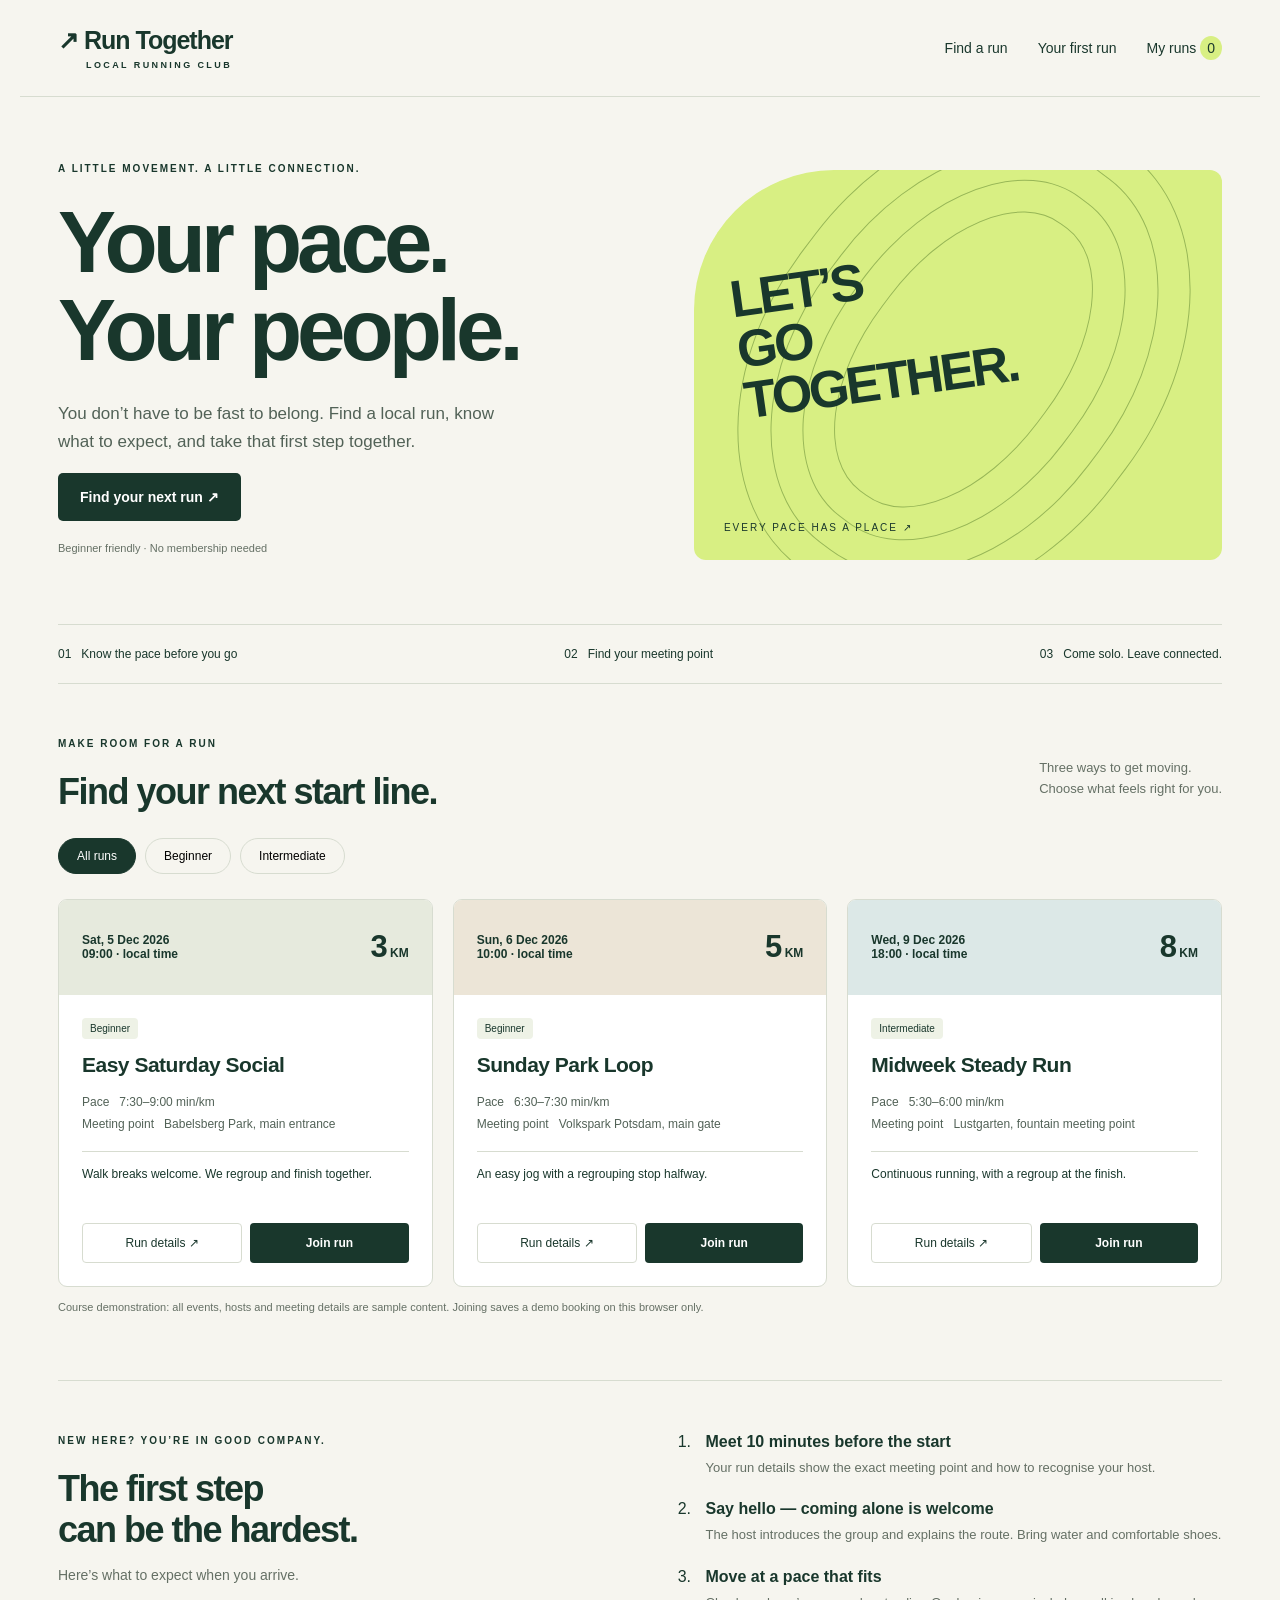
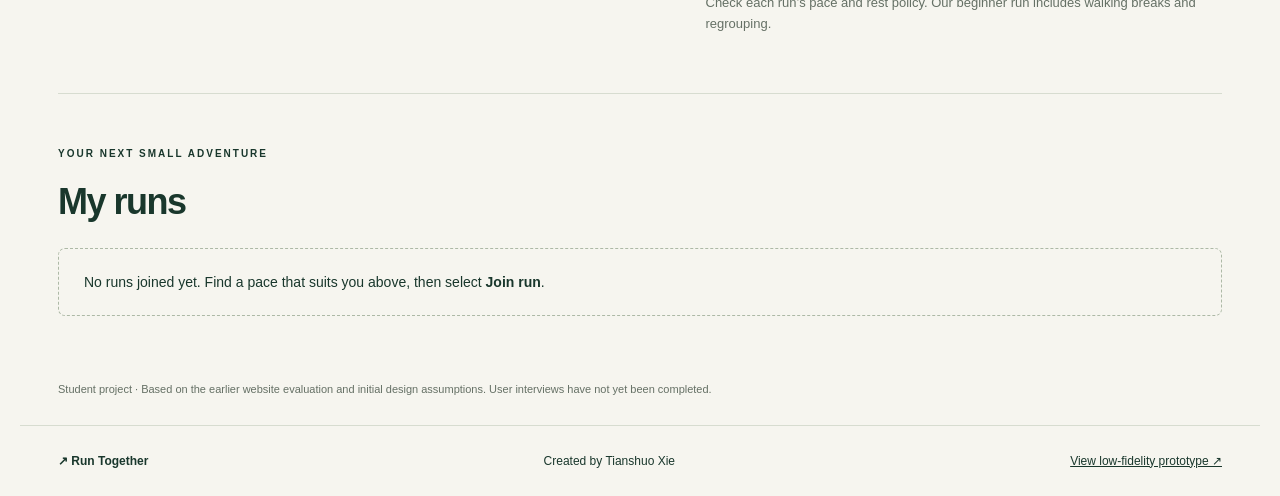
<file: index.html>
<!doctype html>
<html lang="en"><head><meta charset="utf-8"><meta name="viewport" content="width=device-width,initial-scale=1"><title>Run Together — Find your pace</title><link rel="stylesheet" href="style.css?v=week4-20261026"><script src="script.js?v=week4-20261026" defer></script></head>
<body><header><a class="brand" href="#">↗ Run Together<span>LOCAL RUNNING CLUB</span></a><nav><a href="#runs">Find a run</a><a href="#first">Your first run</a><a href="#bookings">My runs <span id="count">0</span></a></nav></header>
<main><section class="hero"><div><p class="eyebrow">A LITTLE MOVEMENT. A LITTLE CONNECTION.</p><h1>Your pace.<br>Your people.</h1><p class="intro">You don’t have to be fast to belong. Find a local run, know what to expect, and take that first step together.</p><a class="button" href="#runs">Find your next run ↗</a><p class="small">Beginner friendly · No membership needed</p></div><div class="track" aria-hidden="true"><div class="oval o1"></div><div class="oval o2"></div><div class="oval o3"></div><div class="oval o4"></div><span class="track-word">LET’S<br>GO<br>TOGETHER.</span><span class="track-note">EVERY PACE HAS A PLACE ↗</span></div></section>
<div class="promise"><span>01 &nbsp; Know the pace before you go</span><span>02 &nbsp; Find your meeting point</span><span>03 &nbsp; Come solo. Leave connected.</span></div>
<section id="runs"><div class="section-head"><div><p class="eyebrow">MAKE ROOM FOR A RUN</p><h2>Find your next start line.</h2></div><p>Three ways to get moving.<br>Choose what feels right for you.</p></div><div class="filters" role="group" aria-label="Filter runs"><button data-filter="All" aria-pressed="true">All runs</button><button data-filter="Beginner" aria-pressed="false">Beginner</button><button data-filter="Intermediate" aria-pressed="false">Intermediate</button></div><div class="cards" id="cards"></div><p class="small">Course demonstration: all events, hosts and meeting details are sample content. Joining saves a demo booking on this browser only.</p></section>
<section id="first" class="first"><div><p class="eyebrow">NEW HERE? YOU’RE IN GOOD COMPANY.</p><h2>The first step<br>can be the hardest.</h2><p>Here’s what to expect when you arrive.</p></div><ol><li><strong>Meet 10 minutes before the start</strong><p>Your run details show the exact meeting point and how to recognise your host.</p></li><li><strong>Say hello — coming alone is welcome</strong><p>The host introduces the group and explains the route. Bring water and comfortable shoes.</p></li><li><strong>Move at a pace that fits</strong><p>Check each run’s pace and rest policy. Our beginner run includes walking breaks and regrouping.</p></li></ol></section>
<section id="bookings"><div class="section-head"><div><p class="eyebrow">YOUR NEXT SMALL ADVENTURE</p><h2>My runs</h2></div></div><div id="my-runs"></div></section>
<aside class="course-note">Student project · Based on the earlier website evaluation and initial design assumptions. User interviews have not yet been completed.</aside></main>
<footer><strong>↗ Run Together</strong><span>Created by Tianshuo Xie</span><a href="prototype.html">View low-fidelity prototype ↗</a></footer>
<dialog id="details"><button class="close" aria-label="Close run details">×</button><div id="detail-content"></div></dialog><p id="status" class="toast" role="status" aria-live="polite"></p></body></html>
</file>
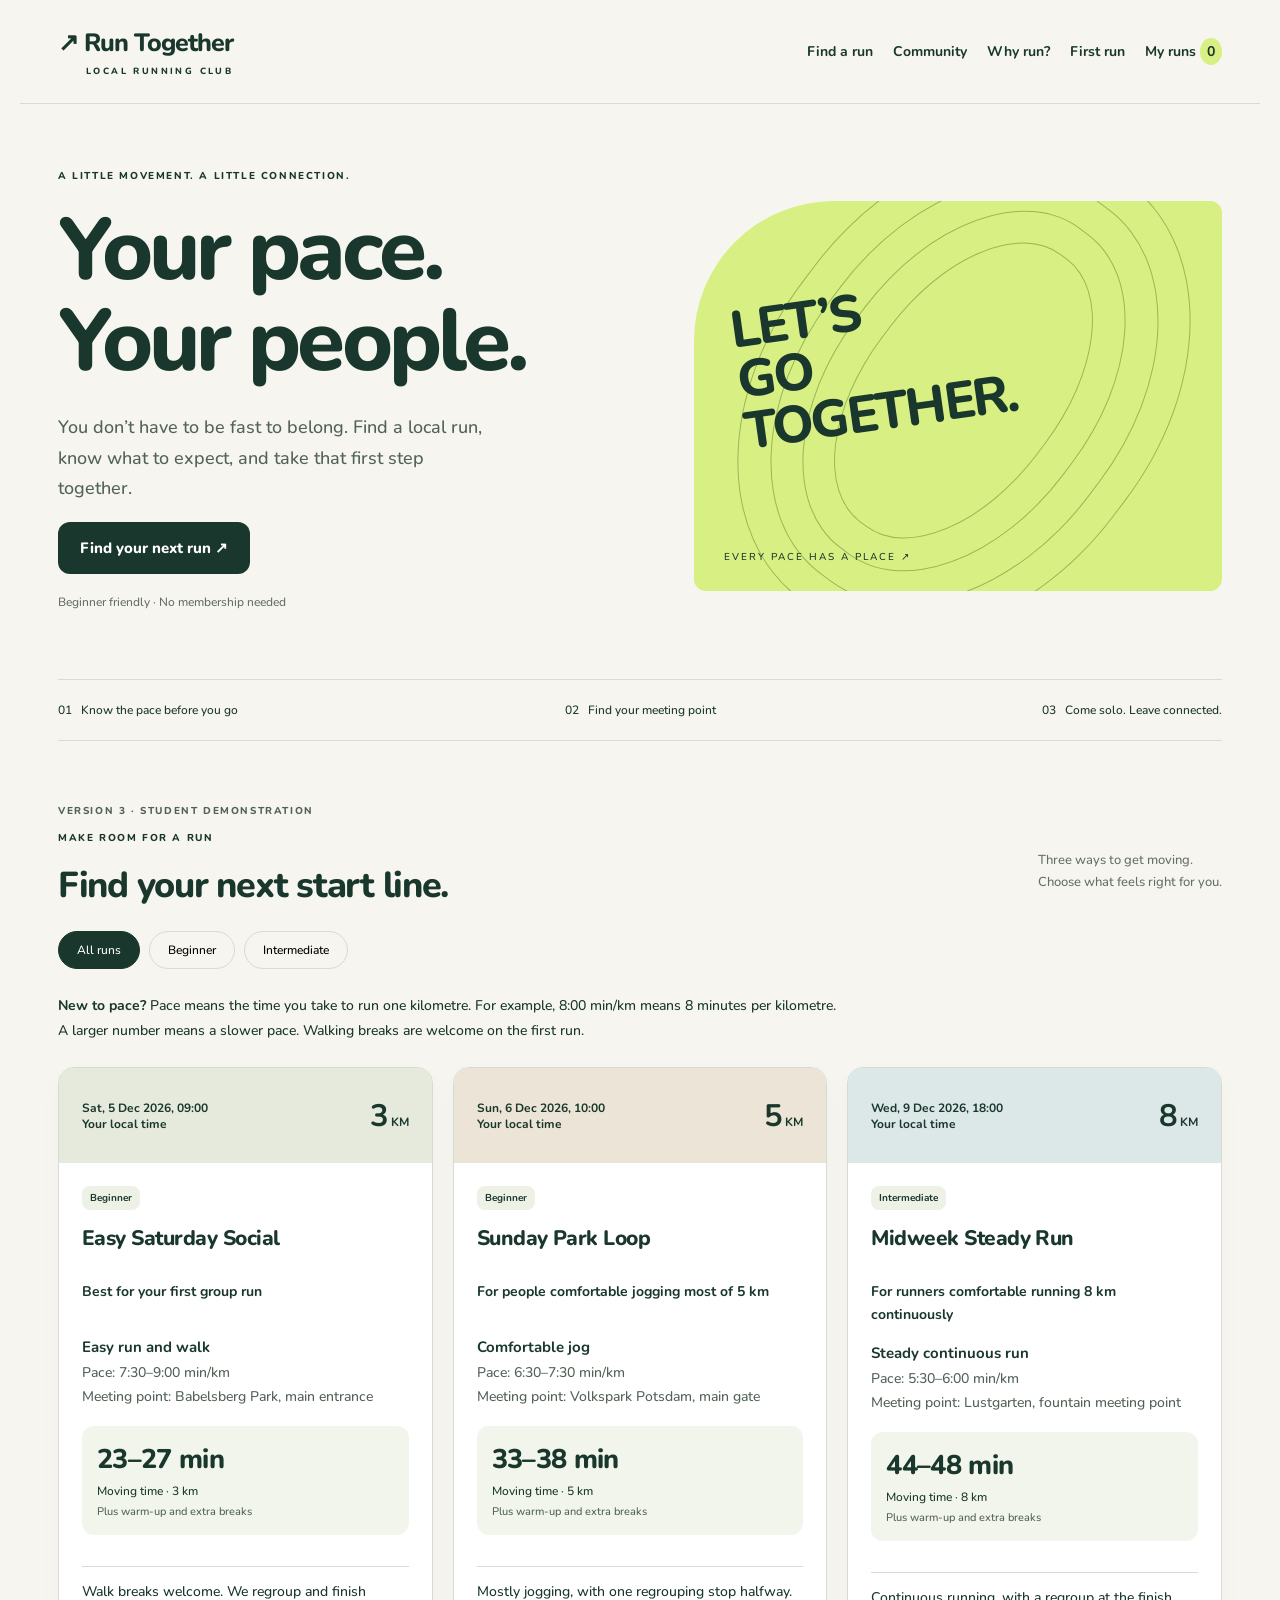
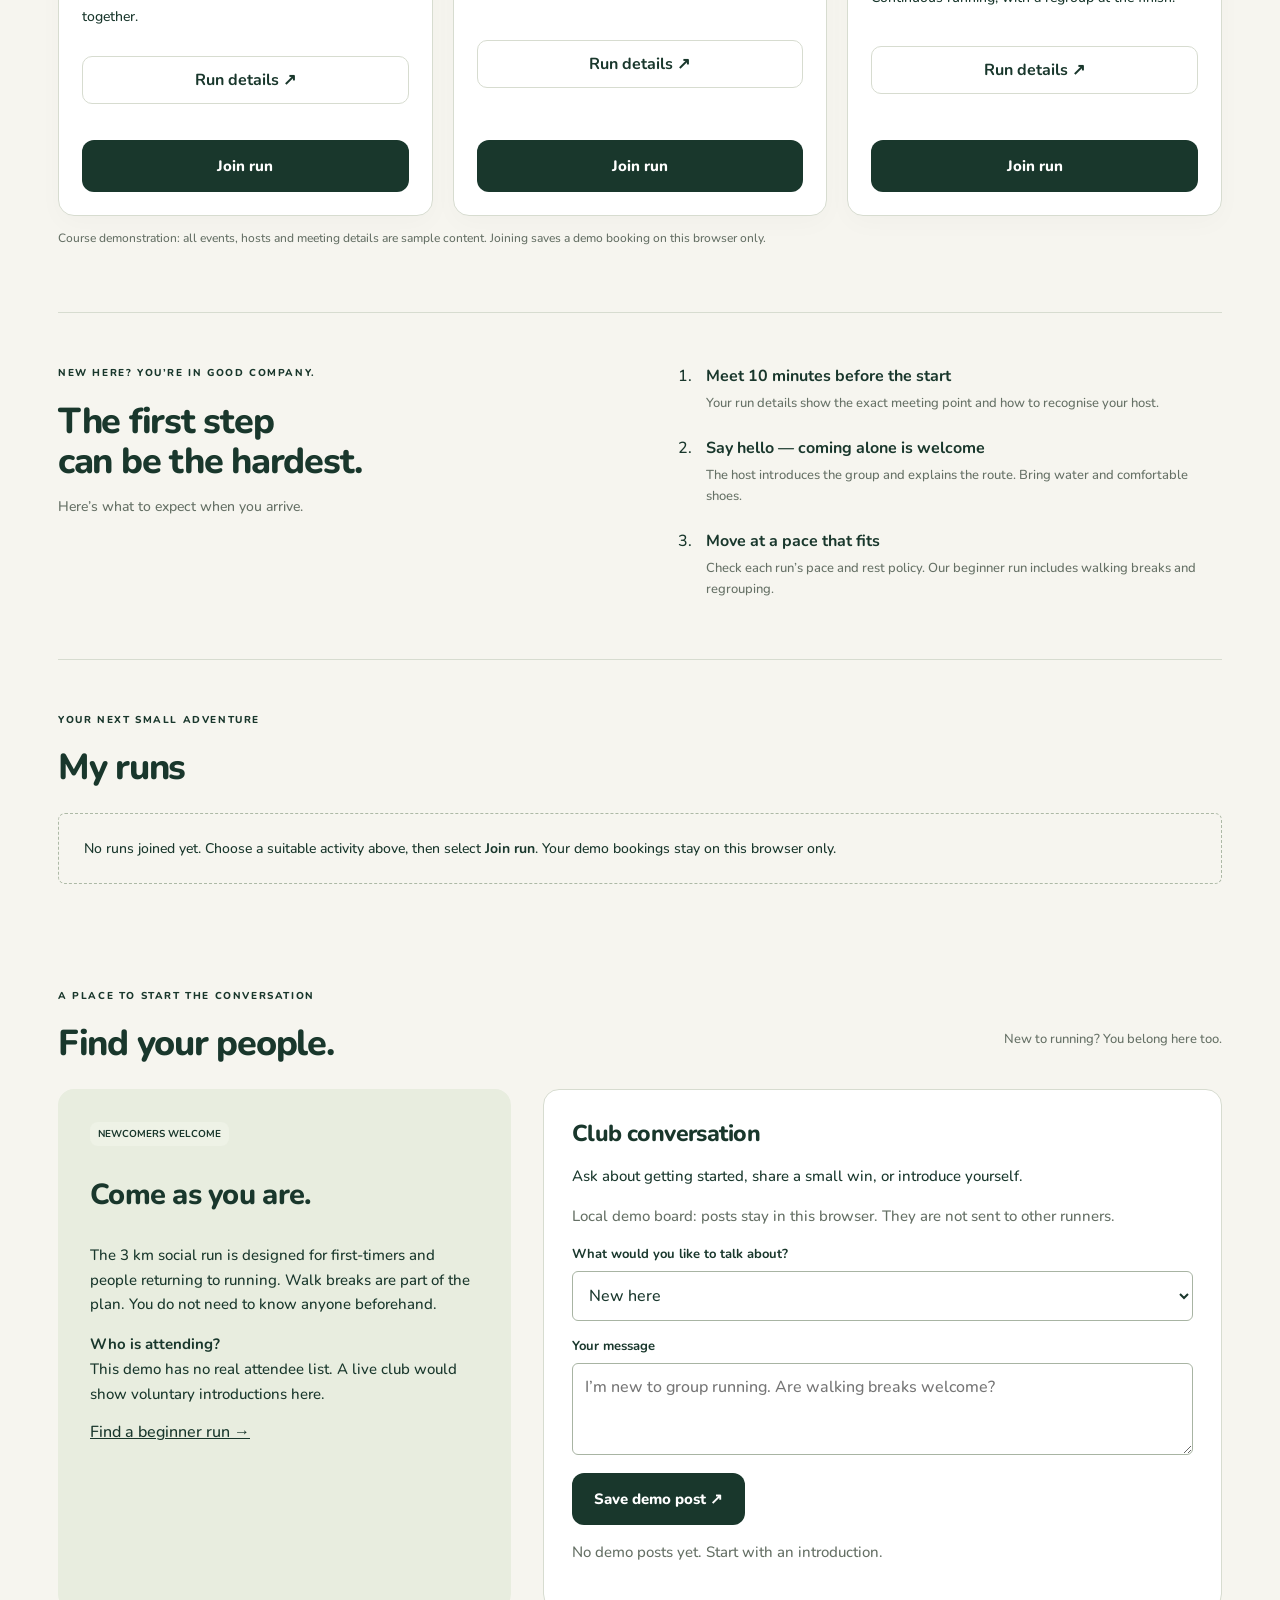
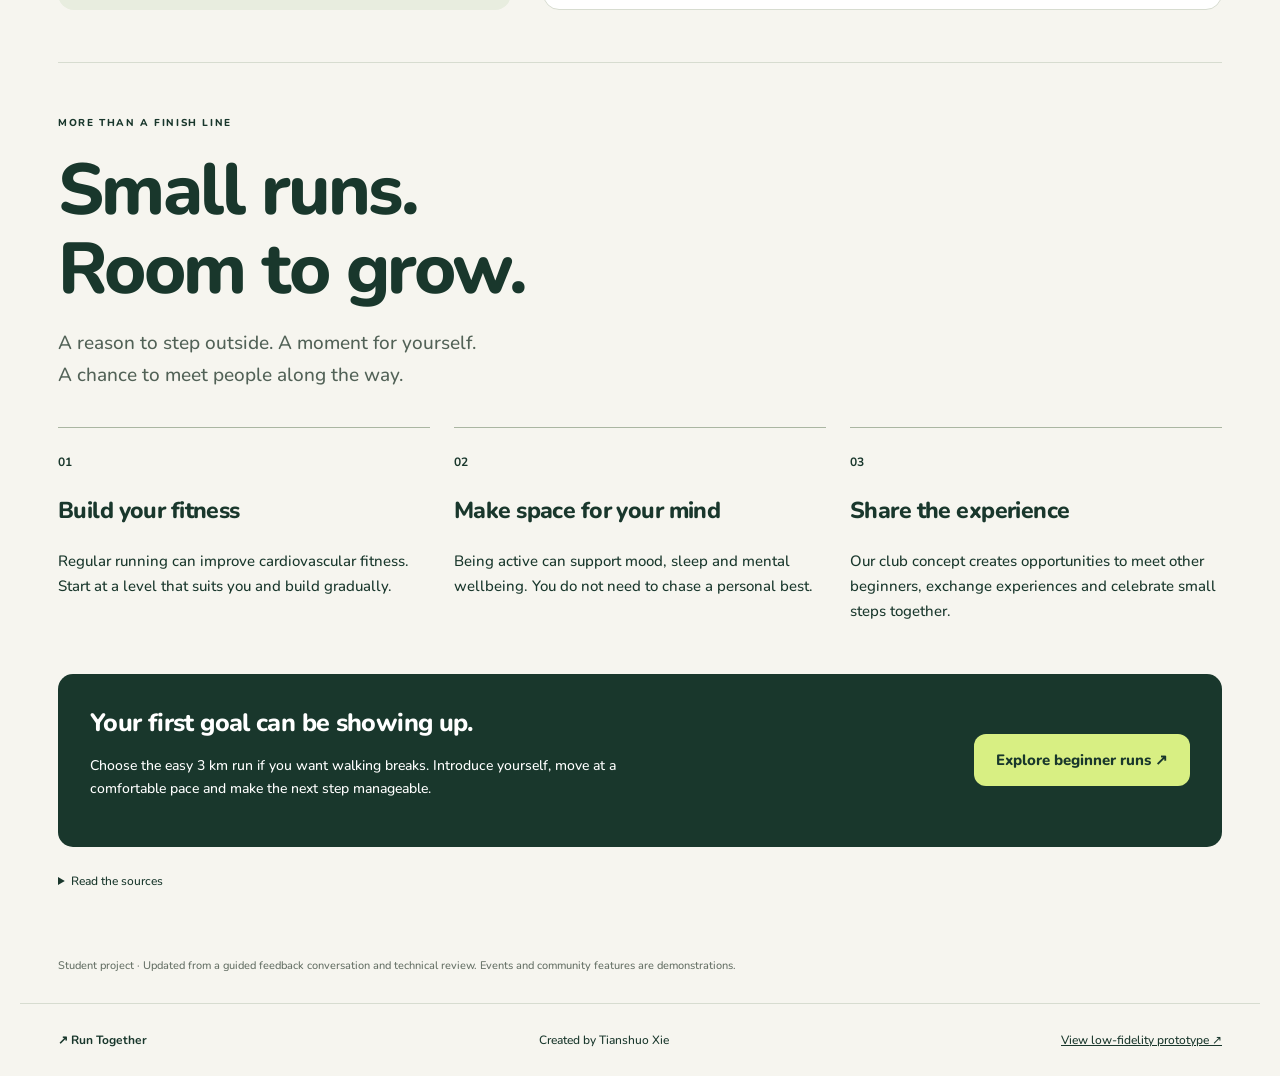
<file: v3/index.html>
<!doctype html>
<html lang="en"><head><meta charset="utf-8"><meta name="viewport" content="width=device-width,initial-scale=1"><title>Run Together V3 — Find your pace</title><link rel="stylesheet" href="style.css?v=v3-20261102"><script src="script.js?v=v3-20261102" defer></script></head>
<body><header><a class="brand" href="#">↗ Run Together<span>LOCAL RUNNING CLUB</span></a><nav><a href="#runs">Find a run</a><a href="#community">Community</a><a href="benefits.html">Why run?</a><a href="#first">First run</a><a href="#bookings">My runs <span id="count">0</span></a></nav></header>
<main><section class="hero"><div><p class="eyebrow">A LITTLE MOVEMENT. A LITTLE CONNECTION.</p><h1>Your pace.<br>Your people.</h1><p class="intro">You don’t have to be fast to belong. Find a local run, know what to expect, and take that first step together.</p><a class="button" href="#runs">Find your next run ↗</a><p class="small">Beginner friendly · No membership needed</p></div><div class="track" aria-hidden="true"><div class="oval o1"></div><div class="oval o2"></div><div class="oval o3"></div><div class="oval o4"></div><span class="track-word">LET’S<br>GO<br>TOGETHER.</span><span class="track-note">EVERY PACE HAS A PLACE ↗</span></div></section>
<div class="promise"><span>01 &nbsp; Know the pace before you go</span><span>02 &nbsp; Find your meeting point</span><span>03 &nbsp; Come solo. Leave connected.</span></div>
<section id="runs"><p class="version">VERSION 3 · STUDENT DEMONSTRATION</p><div class="section-head"><div><p class="eyebrow">MAKE ROOM FOR A RUN</p><h2>Find your next start line.</h2></div><p>Three ways to get moving.<br>Choose what feels right for you.</p></div><div class="filters" role="group" aria-label="Filter runs"><button data-filter="All" aria-pressed="true">All runs</button><button data-filter="Beginner" aria-pressed="false">Beginner</button><button data-filter="Intermediate" aria-pressed="false">Intermediate</button></div><p class="pace-guide"><strong>New to pace?</strong> Pace means the time you take to run one kilometre. For example, 8:00 min/km means 8 minutes per kilometre. A larger number means a slower pace. Walking breaks are welcome on the first run.</p><div class="cards" id="cards"></div><p class="small">Course demonstration: all events, hosts and meeting details are sample content. Joining saves a demo booking on this browser only.</p></section>
<section id="first" class="first"><div><p class="eyebrow">NEW HERE? YOU’RE IN GOOD COMPANY.</p><h2>The first step<br>can be the hardest.</h2><p>Here’s what to expect when you arrive.</p></div><ol><li><strong>Meet 10 minutes before the start</strong><p>Your run details show the exact meeting point and how to recognise your host.</p></li><li><strong>Say hello — coming alone is welcome</strong><p>The host introduces the group and explains the route. Bring water and comfortable shoes.</p></li><li><strong>Move at a pace that fits</strong><p>Check each run’s pace and rest policy. Our beginner run includes walking breaks and regrouping.</p></li></ol></section>
<section id="bookings"><div class="section-head"><div><p class="eyebrow">YOUR NEXT SMALL ADVENTURE</p><h2>My runs</h2></div></div><div id="my-runs"></div></section>
<section id="community"><div class="section-head"><div><p class="eyebrow">A PLACE TO START THE CONVERSATION</p><h2>Find your people.</h2></div><p>New to running? You belong here too.</p></div><div class="community-grid"><div class="community-intro"><span class="tag">NEWCOMERS WELCOME</span><h3>Come as you are.</h3><p>The 3 km social run is designed for first-timers and people returning to running. Walk breaks are part of the plan. You do not need to know anyone beforehand.</p><p><strong>Who is attending?</strong><br>This demo has no real attendee list. A live club would show voluntary introductions here.</p><a href="#runs">Find a beginner run →</a></div><div class="discussion"><h3>Club conversation</h3><p>Ask about getting started, share a small win, or introduce yourself.</p><p class="small">Local demo board: posts stay in this browser. They are not sent to other runners.</p><form id="community-form"><label for="topic">What would you like to talk about?</label><select id="topic"><option>New here</option><option>Making progress</option><option>Why join a run?</option></select><label for="message">Your message</label><textarea id="message" maxlength="500" required rows="3" placeholder="I’m new to group running. Are walking breaks welcome?"></textarea><button class="button" type="submit">Save demo post ↗</button></form><p id="post-status" role="status" class="small"></p><div id="posts"></div></div></div></section>
<section id="benefits" class="benefits-page" aria-labelledby="benefits-title"><p class="eyebrow">MORE THAN A FINISH LINE</p><h2 id="benefits-title">Small runs.<br>Room to grow.</h2><p class="benefits-lead">A reason to step outside. A moment for yourself.<br>A chance to meet people along the way.</p><div class="benefit-grid"><article><span class="benefit-number">01</span><h3>Build your fitness</h3><p>Regular running can improve cardiovascular fitness. Start at a level that suits you and build gradually.</p></article><article><span class="benefit-number">02</span><h3>Make space for your mind</h3><p>Being active can support mood, sleep and mental wellbeing. You do not need to chase a personal best.</p></article><article><span class="benefit-number">03</span><h3>Share the experience</h3><p>Our club concept creates opportunities to meet other beginners, exchange experiences and celebrate small steps together.</p></article></div><div class="start-small"><div><h3>Your first goal can be showing up.</h3><p>Choose the easy 3 km run if you want walking breaks. Introduce yourself, move at a comfortable pace and make the next step manageable.</p></div><a class="button" href="#runs">Explore beginner runs ↗</a></div><details><summary>Read the sources</summary><p>Fitness: <a href="https://www.betterhealth.vic.gov.au/health/HealthyLiving/running-and-jogging-health-benefits" target="_blank" rel="noopener">Better Health Channel — Running and jogging</a>.<br>Wellbeing: <a href="https://www.nhs.uk/every-mind-matters/mental-wellbeing-tips/be-active-for-your-mental-health/" target="_blank" rel="noopener">NHS — Be active for your mental health</a>.<br>Social opportunities describe the intended club experience, not measured outcomes.</p></details></section>
<aside class="course-note">Student project · Updated from a guided feedback conversation and technical review. Events and community features are demonstrations.</aside></main>
<footer><strong>↗ Run Together</strong><span>Created by Tianshuo Xie</span><a href="prototype.html">View low-fidelity prototype ↗</a></footer>
<dialog id="details"><button class="close" aria-label="Close run details">×</button><div id="detail-content"></div></dialog><div id="status" class="toast" role="status" aria-live="polite"><span id="status-message"></span> <button id="undo" hidden>Undo cancellation</button></div></body></html>
</file>
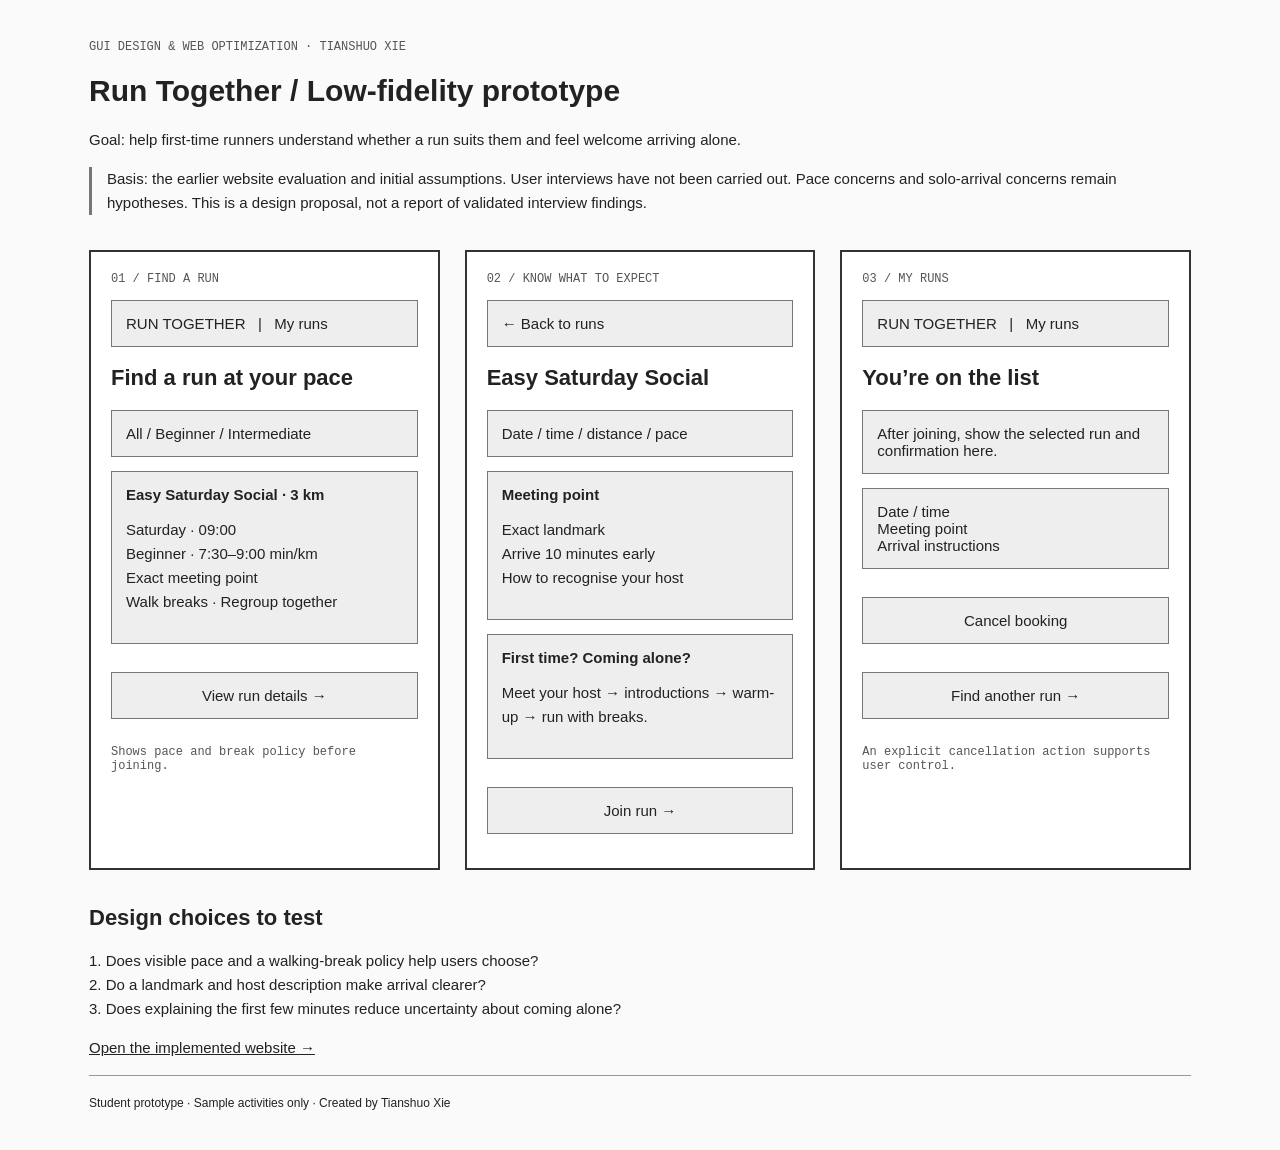
<file: prototype.html>
<!doctype html><html lang="en"><head><meta charset="utf-8"><meta name="viewport" content="width=device-width,initial-scale=1"><title>Run Together — Low-fidelity prototype</title><style>*{box-sizing:border-box}body{font:15px Arial,sans-serif;color:#222;max-width:1150px;margin:40px auto;padding:0 24px;background:#fafafa}h1{font-size:30px}p{line-height:1.6}.screens{display:grid;grid-template-columns:repeat(3,1fr);gap:25px;margin:35px 0}.screen{border:2px solid #333;background:white;padding:20px;min-height:510px}.bar,.box,button{border:1px solid #777;padding:14px;margin:14px 0;background:#eee}button{cursor:pointer;font:inherit;width:100%;color:#222}h2{font-size:22px}.label{font:12px monospace;color:#555}.note{border-left:3px solid #777;padding-left:15px}a{color:#222}.active{outline:4px solid #aaa}footer{border-top:1px solid #999;padding-top:20px;font-size:12px}@media(max-width:760px){.screens{grid-template-columns:1fr}}</style></head><body><p class="label">GUI DESIGN & WEB OPTIMIZATION · TIANSHUO XIE</p><h1>Run Together / Low-fidelity prototype</h1><p>Goal: help first-time runners understand whether a run suits them and feel welcome arriving alone.</p><p class="note">Basis: the earlier website evaluation and initial assumptions. User interviews have not been carried out. Pace concerns and solo-arrival concerns remain hypotheses. This is a design proposal, not a report of validated interview findings.</p><div class="screens"><section class="screen" id="browse"><div class="label">01 / FIND A RUN</div><div class="bar">RUN TOGETHER &nbsp; | &nbsp; My runs</div><h2>Find a run at your pace</h2><div class="box">All / Beginner / Intermediate</div><div class="box"><strong>Easy Saturday Social · 3 km</strong><p>Saturday · 09:00<br>Beginner · 7:30–9:00 min/km<br>Exact meeting point<br>Walk breaks · Regroup together</p></div><button onclick="go('detail')">View run details →</button><p class="label">Shows pace and break policy before joining.</p></section><section class="screen" id="detail"><div class="label">02 / KNOW WHAT TO EXPECT</div><div class="bar">← Back to runs</div><h2>Easy Saturday Social</h2><div class="box">Date / time / distance / pace</div><div class="box"><strong>Meeting point</strong><p>Exact landmark<br>Arrive 10 minutes early<br>How to recognise your host</p></div><div class="box"><strong>First time? Coming alone?</strong><p>Meet your host → introductions → warm-up → run with breaks.</p></div><button onclick="document.getElementById('result').textContent='Easy Saturday Social added. Demo booking confirmed.';go('confirmed')">Join run →</button></section><section class="screen" id="confirmed"><div class="label">03 / MY RUNS</div><div class="bar">RUN TOGETHER &nbsp; | &nbsp; My runs</div><h2>You’re on the list</h2><div class="box" id="result">After joining, show the selected run and confirmation here.</div><div class="box">Date / time<br>Meeting point<br>Arrival instructions</div><button onclick="document.getElementById('result').textContent='Booking cancelled. No runs joined.'">Cancel booking</button><button onclick="go('browse')">Find another run →</button><p class="label">An explicit cancellation action supports user control.</p></section></div><h2>Design choices to test</h2><p>1. Does visible pace and a walking-break policy help users choose?<br>2. Do a landmark and host description make arrival clearer?<br>3. Does explaining the first few minutes reduce uncertainty about coming alone?</p><p><a href="index.html">Open the implemented website →</a></p><footer>Student prototype · Sample activities only · Created by Tianshuo Xie</footer><script>function go(id){document.querySelectorAll('.screen').forEach(s=>s.classList.remove('active'));const s=document.getElementById(id);s.classList.add('active');s.scrollIntoView({behavior:'smooth',block:'center'});}</script></body></html>
</file>
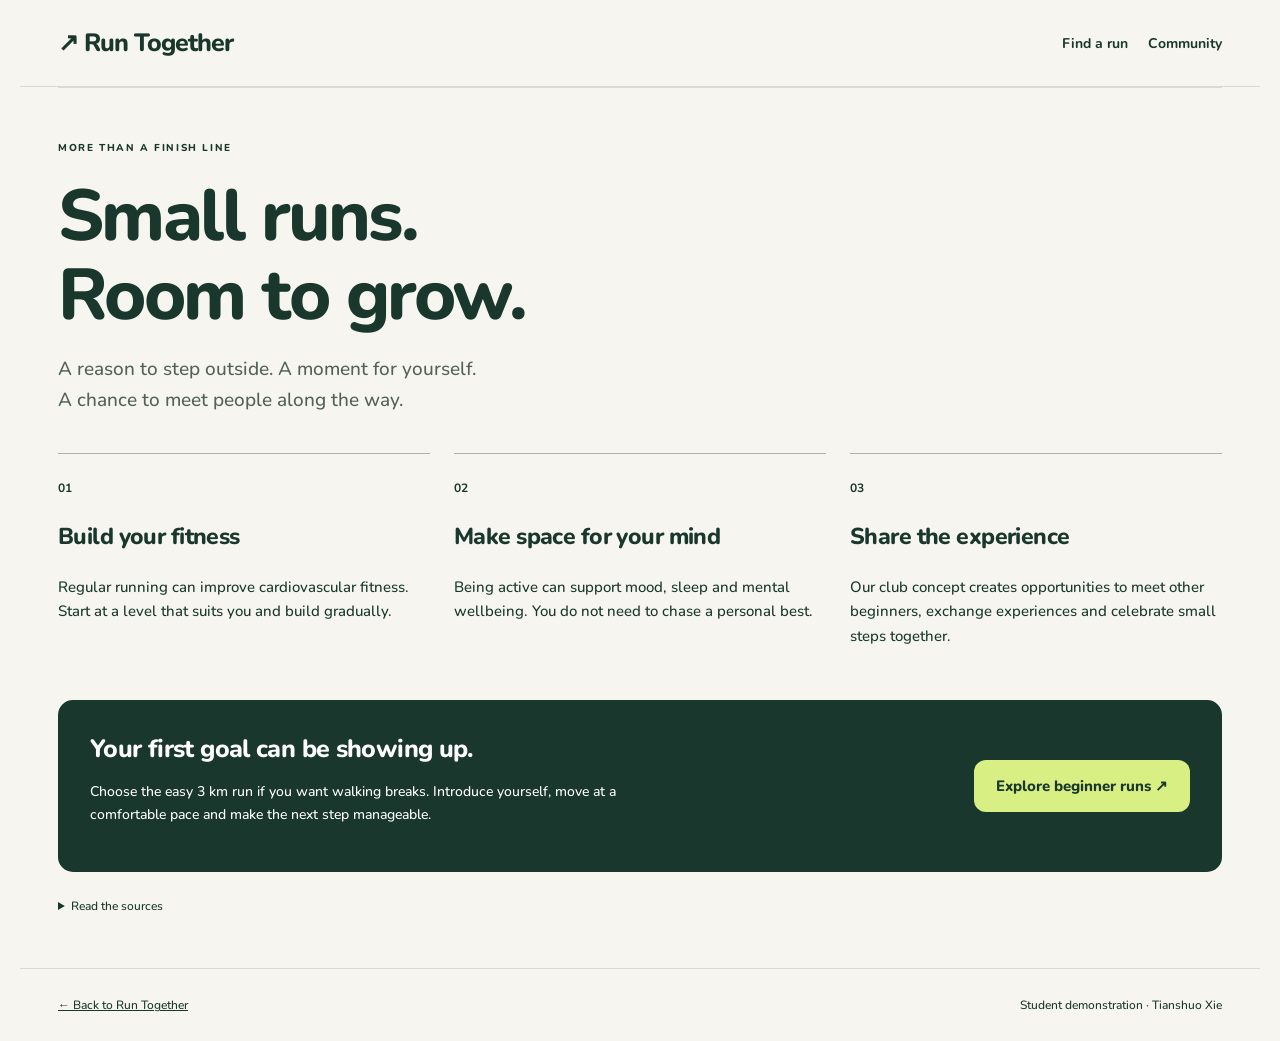
<file: v3/benefits.html>
<!doctype html><html lang="en"><head><meta charset="utf-8"><meta name="viewport" content="width=device-width,initial-scale=1"><title>Why run — Run Together</title><link rel="stylesheet" href="style.css"></head><body><header><a class="brand" href="index.html">↗ Run Together</a><nav><a href="index.html#runs">Find a run</a><a href="index.html#community">Community</a></nav></header><main><section id="benefits" class="benefits-page" aria-labelledby="benefits-title"><p class="eyebrow">MORE THAN A FINISH LINE</p><h2 id="benefits-title">Small runs.<br>Room to grow.</h2><p class="benefits-lead">A reason to step outside. A moment for yourself.<br>A chance to meet people along the way.</p><div class="benefit-grid"><article><span class="benefit-number">01</span><h3>Build your fitness</h3><p>Regular running can improve cardiovascular fitness. Start at a level that suits you and build gradually.</p></article><article><span class="benefit-number">02</span><h3>Make space for your mind</h3><p>Being active can support mood, sleep and mental wellbeing. You do not need to chase a personal best.</p></article><article><span class="benefit-number">03</span><h3>Share the experience</h3><p>Our club concept creates opportunities to meet other beginners, exchange experiences and celebrate small steps together.</p></article></div><div class="start-small"><div><h3>Your first goal can be showing up.</h3><p>Choose the easy 3 km run if you want walking breaks. Introduce yourself, move at a comfortable pace and make the next step manageable.</p></div><a class="button" href="index.html#runs">Explore beginner runs ↗</a></div><details><summary>Read the sources</summary><p>Fitness: <a href="https://www.betterhealth.vic.gov.au/health/HealthyLiving/running-and-jogging-health-benefits" target="_blank" rel="noopener">Better Health Channel — Running and jogging</a>.<br>Wellbeing: <a href="https://www.nhs.uk/every-mind-matters/mental-wellbeing-tips/be-active-for-your-mental-health/" target="_blank" rel="noopener">NHS — Be active for your mental health</a>.<br>Social opportunities describe the intended club experience, not measured outcomes.</p></details></section>
</main><footer><a href="index.html">← Back to Run Together</a><span>Student demonstration · Tianshuo Xie</span></footer></body></html>
</file>
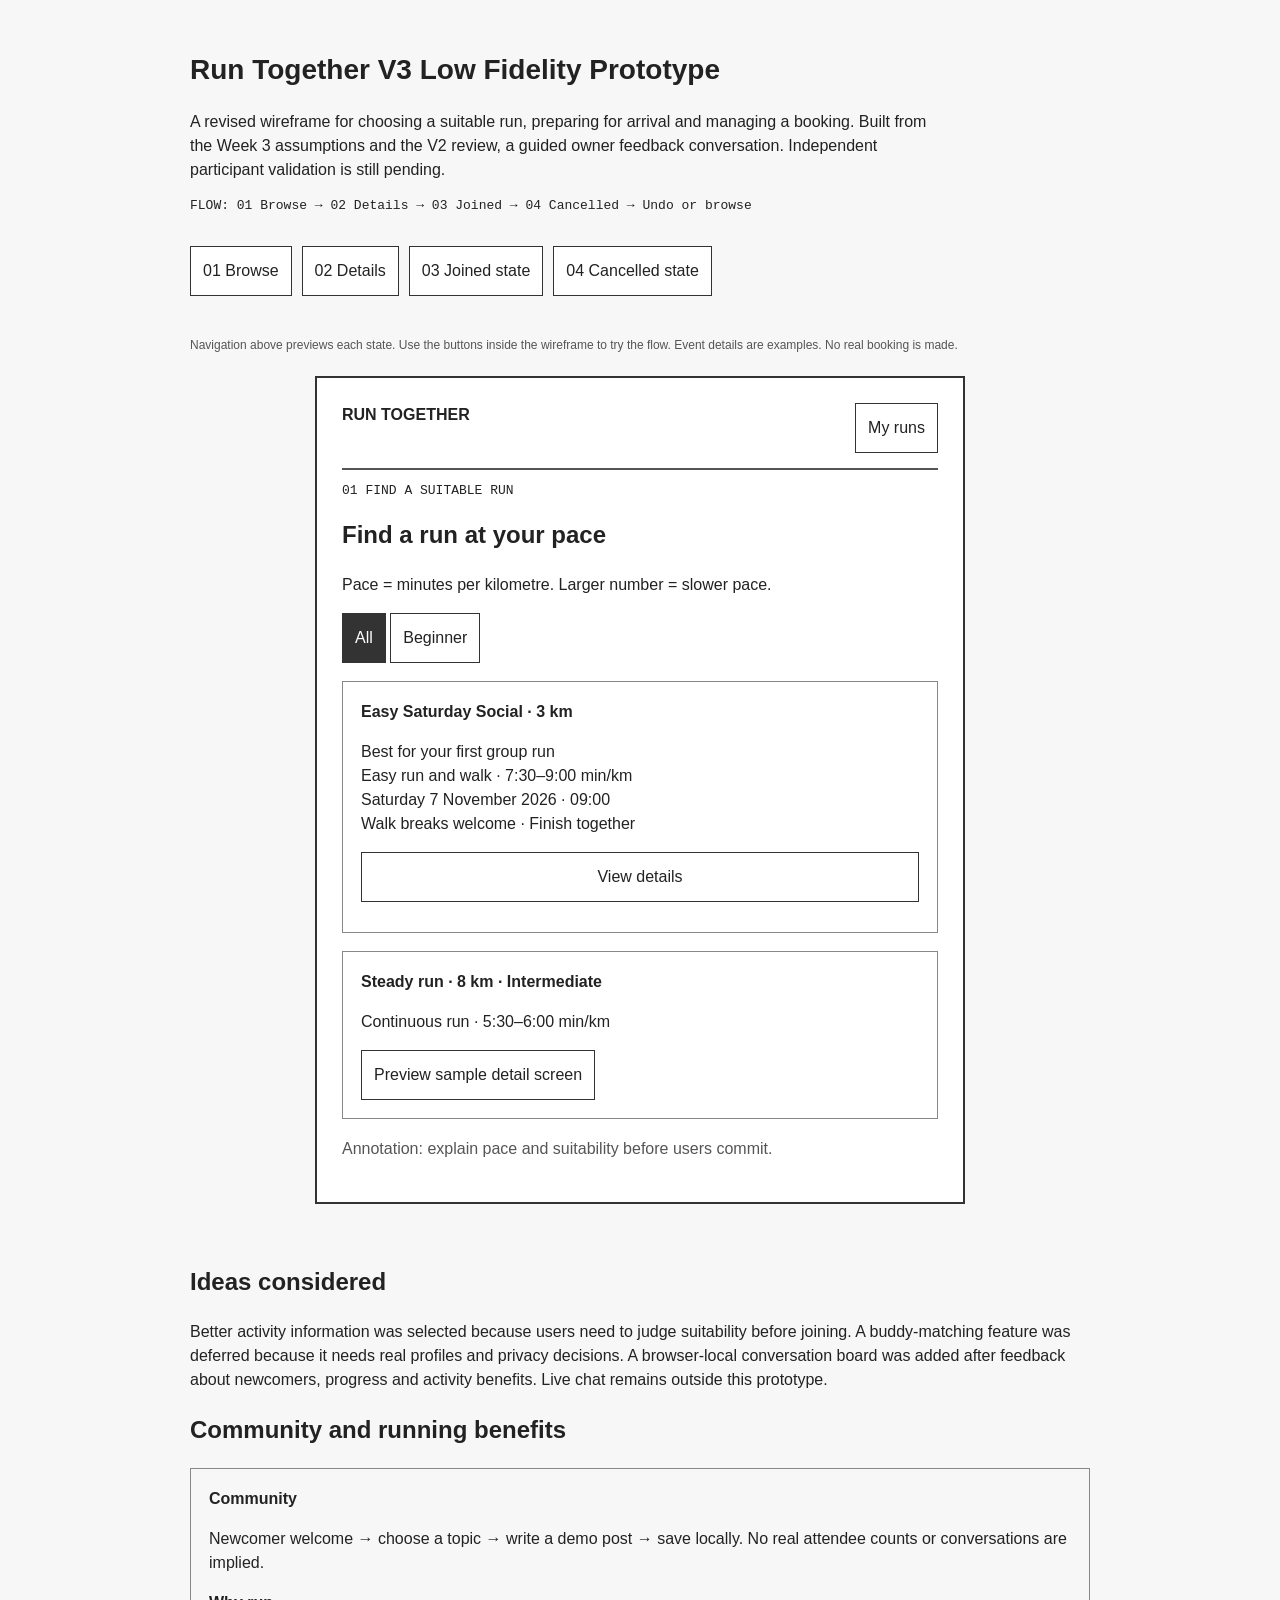
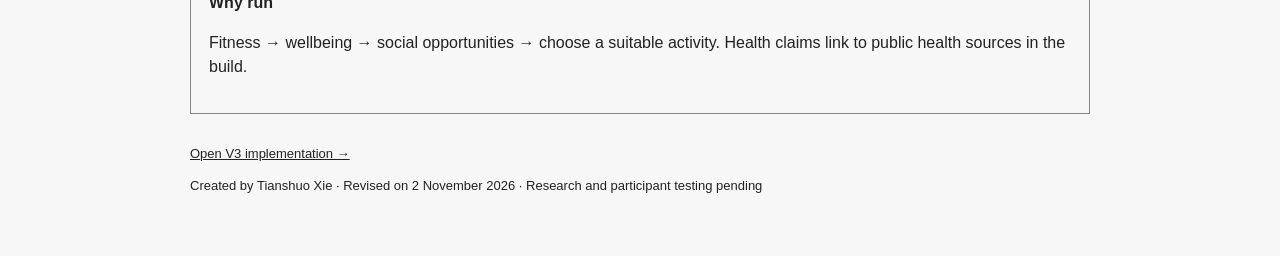
<file: v3/prototype.html>
<!doctype html><html lang="en"><head><meta charset="utf-8"><meta name="viewport" content="width=device-width,initial-scale=1"><title>Run Together V3 Low Fidelity Prototype</title><style>*{box-sizing:border-box}body{font:16px Arial,sans-serif;line-height:1.5;color:#222;background:#f7f7f7;margin:0;padding:30px}main{max-width:900px;margin:auto}h1{font-size:28px}h2{font-size:24px}small{font-size:12px}.intro{max-width:760px}nav{display:flex;flex-wrap:wrap;gap:10px;padding:20px 0}button,a{color:inherit}button{border:1px solid #333;background:white;font:inherit;padding:12px;cursor:pointer}button:hover,button:focus-visible{background:#ddd;outline:2px solid black}button.selected{background:#333;color:white}.screen{background:white;border:2px solid #333;padding:25px;max-width:650px;margin:20px auto}.bar{border-bottom:2px solid #555;padding-bottom:15px;display:flex;justify-content:space-between;gap:10px}.box{border:1px solid #888;padding:18px;margin:18px 0}.block{display:block;width:100%;margin:12px 0}.muted{color:#555}.screens-label{font:13px monospace}#notice{padding:10px 0;font-weight:bold}section[hidden]{display:none}footer{margin:30px 0;font-size:13px}@media(max-width:500px){body{padding:15px}.screen{padding:15px}.bar{flex-wrap:wrap}}</style></head><body><main><h1>Run Together V3 Low Fidelity Prototype</h1><p class="intro">A revised wireframe for choosing a suitable run, preparing for arrival and managing a booking. Built from the Week 3 assumptions and the V2 review, a guided owner feedback conversation. Independent participant validation is still pending.</p><p class="screens-label">FLOW: 01 Browse → 02 Details → 03 Joined → 04 Cancelled → Undo or browse</p><nav aria-label="Prototype screens"><button data-screen="browse">01 Browse</button><button data-screen="detail">02 Details</button><button data-screen="joined">03 Joined state</button><button data-screen="cancelled">04 Cancelled state</button></nav><p class="muted"><small>Navigation above previews each state. Use the buttons inside the wireframe to try the flow. Event details are examples. No real booking is made.</small></p><section class="screen" id="browse"><div class="bar"><strong>RUN TOGETHER</strong><button data-screen="joined">My runs</button></div><p class="screens-label">01 FIND A SUITABLE RUN</p><h2>Find a run at your pace</h2><p>Pace = minutes per kilometre. Larger number = slower pace.</p><div><button data-filter="all" class="selected">All</button> <button data-filter="beginner">Beginner</button></div><div class="box"><strong>Easy Saturday Social · 3 km</strong><p>Best for your first group run<br>Easy run and walk · 7:30–9:00 min/km<br>Saturday 7 November 2026 · 09:00<br>Walk breaks welcome · Finish together</p><button class="block" data-screen="detail">View details</button></div><div class="box" id="second"><strong>Steady run · 8 km · Intermediate</strong><p>Continuous run · 5:30–6:00 min/km</p><button data-screen="detail">Preview sample detail screen</button></div><p class="muted">Annotation: explain pace and suitability before users commit.</p></section><section class="screen" id="detail" hidden><div class="bar"><button data-screen="browse">← Back to runs</button><strong>DETAILS</strong></div><h2>Easy Saturday Social</h2><div class="box">Saturday 7 November 2026 · 09:00<br>3 km · Easy run and walk<br>Best for your first group run<br>23–27 minutes moving time, plus warm-up and extra breaks</div><div class="box"><strong>Meeting and arrival</strong><p>Babelsberg Park main entrance noticeboard.<br>Arrive 10 minutes early.<br>Sample host Alex wears a green vest.</p><span>Map search link in the implemented website</span></div><div class="box"><strong>First time or coming alone?</strong><p>Say hello → introductions → warm-up → easy run.<br>Walking breaks welcome. The group regroups.</p></div><button class="block" id="join">Join this demo run</button><p class="muted">Annotation: joining is available immediately after reading details.</p></section><section class="screen" id="joined" hidden><div class="bar"><strong>MY RUNS</strong><button data-screen="browse">Find another run</button></div><h2>Joined ✓</h2><p>Your demo booking has been saved.</p><div class="box"><strong>Easy Saturday Social</strong><p>Saturday 7 November 2026 · 09:00<br>3 km · Babelsberg Park main entrance</p><button data-screen="detail">Arrival details</button></div><button class="block" id="cancel">Cancel booking</button><p class="muted">Annotation: preserve the booked date. Do not replace it with the next weekly date.</p></section><section class="screen" id="cancelled" hidden><div class="bar"><strong>MY RUNS</strong><span>No upcoming bookings</span></div><h2>Booking cancelled</h2><p>You have no runs joined.</p><button class="block" id="undo">Undo cancellation</button><button class="block" data-screen="browse">Find a run</button><p class="muted">Annotation: undo recovers an accidental cancellation. In the build, undo is offered for 12 seconds.</p></section><p id="notice" role="status" aria-live="polite"></p><h2>Ideas considered</h2><p>Better activity information was selected because users need to judge suitability before joining. A buddy-matching feature was deferred because it needs real profiles and privacy decisions. A browser-local conversation board was added after feedback about newcomers, progress and activity benefits. Live chat remains outside this prototype.</p><h2>Community and running benefits</h2><div class="box"><strong>Community</strong><p>Newcomer welcome → choose a topic → write a demo post → save locally. No real attendee counts or conversations are implied.</p><strong>Why run</strong><p>Fitness → wellbeing → social opportunities → choose a suitable activity. Health claims link to public health sources in the build.</p></div><footer><a href="index.html">Open V3 implementation →</a><p>Created by Tianshuo Xie · Revised on 2 November 2026 · Research and participant testing pending</p></footer></main><script>function show(id){document.querySelectorAll('.screen').forEach(s=>s.hidden=s.id!==id);document.querySelectorAll('[data-screen]').forEach(b=>b.classList.toggle('selected',b.dataset.screen===id));document.getElementById(id).scrollIntoView({behavior:'smooth',block:'start'});}document.addEventListener('click',e=>{const b=e.target.closest('[data-screen]');if(b)show(b.dataset.screen);const f=e.target.closest('[data-filter]');if(f){document.getElementById('second').hidden=f.dataset.filter==='beginner';document.querySelectorAll('[data-filter]').forEach(x=>x.classList.toggle('selected',x===f));}});document.getElementById('join').onclick=()=>{show('joined');document.getElementById('notice').textContent='Demo booking confirmed.';};document.getElementById('cancel').onclick=()=>{show('cancelled');document.getElementById('notice').textContent='Demo booking cancelled.';};document.getElementById('undo').onclick=()=>{show('joined');document.getElementById('notice').textContent='Original demo booking restored.';};</script></body></html>
</file>
<file: style.css>
:root{--ink:#19372c;--paper:#f6f5ef;--green:#d8ef83;--line:#d7dcd0}*{box-sizing:border-box}html{scroll-behavior:smooth;scroll-padding-top:24px}body{margin:0;background:var(--paper);color:var(--ink);font-family:Arial,Helvetica,sans-serif}a{color:inherit}header,main,footer{max-width:1240px;margin:auto}header{padding:26px 38px;display:flex;align-items:center;justify-content:space-between;border-bottom:1px solid var(--line)}.brand{text-decoration:none;font-size:25px;font-weight:800;letter-spacing:-1px}.brand span{display:block;font-size:9px;letter-spacing:2.4px;margin:5px 0 0 28px}nav{display:flex;gap:30px;font-size:14px}nav a{text-decoration:none}#count{background:var(--green);padding:4px 7px;border-radius:50%}main{padding:0 38px}.hero{display:grid;grid-template-columns:1.1fr 1fr;gap:55px;padding:64px 0 55px;align-items:center}.eyebrow{font-size:10px;font-weight:700;letter-spacing:2px;margin:0 0 20px}h1{font-size:clamp(56px,6.8vw,88px);line-height:1.02;letter-spacing:-5px;margin:0 0 25px}p{line-height:1.65}.intro{max-width:440px;font-size:17px;color:#526257}.button,.join{display:inline-block;background:var(--ink);color:white;text-decoration:none;padding:16px 22px;border:0;border-radius:5px;font-size:14px;font-weight:bold;cursor:pointer}.small{font-size:11px;color:#657065;line-height:1.7}.hero .small{margin-top:18px}.track{height:390px;border-radius:140px 12px 12px 12px;background:var(--green);position:relative;overflow:hidden}.oval{position:absolute;border:1px solid #98b757;border-radius:48%;width:390px;height:530px;transform:rotate(37deg);top:-75px;left:75px}.o2{width:325px;height:465px;top:-42px;left:108px}.o3{width:260px;height:400px;top:-10px;left:140px}.o4{width:195px;height:335px;top:22px;left:172px}.track-word{position:absolute;top:85px;left:42px;font-size:52px;font-weight:900;line-height:.98;letter-spacing:-3px;transform:rotate(-8deg)}.track-note{position:absolute;bottom:27px;left:30px;font-size:10px;letter-spacing:2px}.promise{display:flex;justify-content:space-between;border-top:1px solid var(--line);border-bottom:1px solid var(--line);padding:22px 0;font-size:12px}section:not(.hero){padding:52px 0}.section-head{display:flex;justify-content:space-between;align-items:end;margin-bottom:25px}.section-head p:not(.eyebrow){font-size:13px;color:#657065}h2{font-size:36px;line-height:1.12;letter-spacing:-1.5px;margin:0}.filters{display:flex;gap:9px;margin-bottom:25px}button{font:inherit}.filters button{padding:10px 18px;border:1px solid var(--line);border-radius:30px;background:transparent;cursor:pointer;font-size:12px}.filters button[aria-pressed=true]{background:var(--ink);color:white;border-color:var(--ink)}.cards{display:grid;grid-template-columns:repeat(3,1fr);gap:20px}.card{background:white;border:1px solid var(--line);border-radius:9px;overflow:hidden}.card-top{padding:25px 23px;background:#e6eadd;display:flex;justify-content:space-between;align-items:center;min-height:95px}.card:nth-child(2) .card-top{background:#ece5d7}.card:nth-child(3) .card-top{background:#dce8e7}.date{font-size:12px;font-weight:bold}.distance{font-size:31px;letter-spacing:-1px;font-weight:bold}.distance small{font-size:12px;letter-spacing:0}.card-body{padding:23px}.tag{display:inline-block;font-size:10px;background:#eef2e6;padding:5px 8px;border-radius:4px}.card h3{font-size:21px;letter-spacing:-.5px;margin:14px 0}.meta{font-size:12px;line-height:1.9;color:#526257}.reassure{font-size:12px;padding:13px 0;border-top:1px solid var(--line);margin-top:15px;min-height:60px}.card-actions{display:flex;gap:8px}.card-actions button{flex:1;font-size:12px;padding:12px 6px;border-radius:4px;cursor:pointer}.more{background:white;color:var(--ink);border:1px solid var(--line)}.join.joined{background:var(--green);color:var(--ink)}.first{display:grid;grid-template-columns:1fr 1fr;gap:65px;border-top:1px solid var(--line);border-bottom:1px solid var(--line)}.first ol{margin:0;padding-left:23px}.first li{padding-left:10px;margin-bottom:22px}.first li:last-child{margin-bottom:0}.first li p{font-size:13px;color:#657065;margin:6px 0}.first>div>p:last-child{color:#657065;font-size:14px}.empty{border:1px dashed #adb9a6;border-radius:7px;padding:25px;font-size:14px}.booking{display:flex;align-items:center;justify-content:space-between;padding:20px 0;border-bottom:1px solid var(--line);gap:15px}.booking p{font-size:12px;margin:5px 0}.booking button{background:transparent;border:1px solid var(--line);padding:10px;cursor:pointer}.course-note{font-size:11px;color:#657065;padding:15px 0 30px}footer{border-top:1px solid var(--line);padding:28px 38px;display:flex;justify-content:space-between;gap:20px;font-size:12px}dialog{border:0;border-radius:12px;padding:35px;max-width:520px;width:calc(100% - 32px);color:var(--ink)}dialog::backdrop{background:#102a21a6}.close{float:right;border:0;background:transparent;font-size:27px;cursor:pointer}dialog h2{font-size:29px;margin:20px 0}dialog p{font-size:14px}.toast{position:fixed;bottom:20px;left:50%;transform:translateX(-50%);background:var(--ink);color:white;padding:12px 20px;border-radius:6px;font-size:13px;display:none;max-width:90%;z-index:5}.toast.visible{display:block}a:focus-visible,button:focus-visible{outline:3px solid #b28123;outline-offset:4px}@media(max-width:760px){header{padding:20px;gap:20px}nav{gap:12px;font-size:11px}.brand{font-size:18px}.brand span{font-size:7px;margin-left:0}main{padding:0 20px}.hero{grid-template-columns:1fr;gap:25px;padding:40px 0}.hero h1{letter-spacing:-3px}.track{height:240px}.track-word{top:40px;font-size:44px}.promise{flex-direction:column;gap:12px}.cards{grid-template-columns:1fr}.section-head{display:block}.section-head>p{margin-top:15px}.first{grid-template-columns:1fr;gap:25px}h2{font-size:30px}footer{padding:25px 20px;flex-direction:column}.booking{align-items:start}.booking button{flex-shrink:0}}
</file>
<file: v3/style.css>
@font-face{font-family:'Nunito';font-style:normal;font-weight:400;font-display:swap;src:url('fonts/nunito-400.ttf') format('truetype')}
@font-face{font-family:'Nunito';font-style:normal;font-weight:500;font-display:swap;src:url('fonts/nunito-500.ttf') format('truetype')}
@font-face{font-family:'Nunito';font-style:normal;font-weight:600;font-display:swap;src:url('fonts/nunito-600.ttf') format('truetype')}
@font-face{font-family:'Nunito';font-style:normal;font-weight:700;font-display:swap;src:url('fonts/nunito-700.ttf') format('truetype')}
@font-face{font-family:'Nunito';font-style:normal;font-weight:800;font-display:swap;src:url('fonts/nunito-800.ttf') format('truetype')}
@font-face{font-family:'Nunito';font-style:normal;font-weight:900;font-display:swap;src:url('fonts/nunito-900.ttf') format('truetype')}

:root{--ink:#19372c;--paper:#f6f5ef;--green:#d8ef83;--line:#d7dcd0}*{box-sizing:border-box}html{scroll-behavior:smooth;scroll-padding-top:24px}body{margin:0;background:var(--paper);color:var(--ink);font-family:Arial,Helvetica,sans-serif}a{color:inherit}header,main,footer{max-width:1240px;margin:auto}header{padding:26px 38px;display:flex;align-items:center;justify-content:space-between;border-bottom:1px solid var(--line)}.brand{text-decoration:none;font-size:25px;font-weight:800;letter-spacing:-1px}.brand span{display:block;font-size:9px;letter-spacing:2.4px;margin:5px 0 0 28px}nav{display:flex;gap:30px;font-size:14px}nav a{text-decoration:none}#count{background:var(--green);padding:4px 7px;border-radius:50%}main{padding:0 38px}.hero{display:grid;grid-template-columns:1.1fr 1fr;gap:55px;padding:64px 0 55px;align-items:center}.eyebrow{font-size:10px;font-weight:700;letter-spacing:2px;margin:0 0 20px}h1{font-size:clamp(56px,6.8vw,88px);line-height:1.02;letter-spacing:-5px;margin:0 0 25px}p{line-height:1.65}.intro{max-width:440px;font-size:17px;color:#526257}.button,.join{display:inline-block;background:var(--ink);color:white;text-decoration:none;padding:16px 22px;border:0;border-radius:5px;font-size:14px;font-weight:bold;cursor:pointer}.small{font-size:11px;color:#657065;line-height:1.7}.hero .small{margin-top:18px}.track{height:390px;border-radius:140px 12px 12px 12px;background:var(--green);position:relative;overflow:hidden}.oval{position:absolute;border:1px solid #98b757;border-radius:48%;width:390px;height:530px;transform:rotate(37deg);top:-75px;left:75px}.o2{width:325px;height:465px;top:-42px;left:108px}.o3{width:260px;height:400px;top:-10px;left:140px}.o4{width:195px;height:335px;top:22px;left:172px}.track-word{position:absolute;top:85px;left:42px;font-size:52px;font-weight:900;line-height:.98;letter-spacing:-3px;transform:rotate(-8deg)}.track-note{position:absolute;bottom:27px;left:30px;font-size:10px;letter-spacing:2px}.promise{display:flex;justify-content:space-between;border-top:1px solid var(--line);border-bottom:1px solid var(--line);padding:22px 0;font-size:12px}section:not(.hero){padding:52px 0}.section-head{display:flex;justify-content:space-between;align-items:end;margin-bottom:25px}.section-head p:not(.eyebrow){font-size:13px;color:#657065}h2{font-size:36px;line-height:1.12;letter-spacing:-1.5px;margin:0}.filters{display:flex;gap:9px;margin-bottom:25px}button{font:inherit}.filters button{padding:10px 18px;border:1px solid var(--line);border-radius:30px;background:transparent;cursor:pointer;font-size:12px}.filters button[aria-pressed=true]{background:var(--ink);color:white;border-color:var(--ink)}.cards{display:grid;grid-template-columns:repeat(3,1fr);gap:20px}.card{background:white;border:1px solid var(--line);border-radius:9px;overflow:hidden}.card-top{padding:25px 23px;background:#e6eadd;display:flex;justify-content:space-between;align-items:center;min-height:95px}.card:nth-child(2) .card-top{background:#ece5d7}.card:nth-child(3) .card-top{background:#dce8e7}.date{font-size:12px;font-weight:bold}.distance{font-size:31px;letter-spacing:-1px;font-weight:bold}.distance small{font-size:12px;letter-spacing:0}.card-body{padding:23px}.tag{display:inline-block;font-size:10px;background:#eef2e6;padding:5px 8px;border-radius:4px}.card h3{font-size:21px;letter-spacing:-.5px;margin:14px 0}.meta{font-size:12px;line-height:1.9;color:#526257}.reassure{font-size:12px;padding:13px 0;border-top:1px solid var(--line);margin-top:15px;min-height:60px}.card-actions{display:flex;gap:8px}.card-actions button{flex:1;font-size:12px;padding:12px 6px;border-radius:4px;cursor:pointer}.more{background:white;color:var(--ink);border:1px solid var(--line)}.join.joined{background:var(--green);color:var(--ink)}.first{display:grid;grid-template-columns:1fr 1fr;gap:65px;border-top:1px solid var(--line);border-bottom:1px solid var(--line)}.first ol{margin:0;padding-left:23px}.first li{padding-left:10px;margin-bottom:22px}.first li:last-child{margin-bottom:0}.first li p{font-size:13px;color:#657065;margin:6px 0}.first>div>p:last-child{color:#657065;font-size:14px}.empty{border:1px dashed #adb9a6;border-radius:7px;padding:25px;font-size:14px}.booking{display:flex;align-items:center;justify-content:space-between;padding:20px 0;border-bottom:1px solid var(--line);gap:15px}.booking p{font-size:12px;margin:5px 0}.booking button{background:transparent;border:1px solid var(--line);padding:10px;cursor:pointer}.course-note{font-size:11px;color:#657065;padding:15px 0 30px}footer{border-top:1px solid var(--line);padding:28px 38px;display:flex;justify-content:space-between;gap:20px;font-size:12px}dialog{border:0;border-radius:12px;padding:35px;max-width:520px;width:calc(100% - 32px);color:var(--ink)}dialog::backdrop{background:#102a21a6}.close{float:right;border:0;background:transparent;font-size:27px;cursor:pointer}dialog h2{font-size:29px;margin:20px 0}dialog p{font-size:14px}.toast{position:fixed;bottom:20px;left:50%;transform:translateX(-50%);background:var(--ink);color:white;padding:12px 20px;border-radius:6px;font-size:13px;display:none;max-width:90%;z-index:5}.toast.visible{display:block}a:focus-visible,button:focus-visible{outline:3px solid #b28123;outline-offset:4px}@media(max-width:760px){header{padding:20px;gap:20px}nav{gap:12px;font-size:11px}.brand{font-size:18px}.brand span{font-size:7px;margin-left:0}main{padding:0 20px}.hero{grid-template-columns:1fr;gap:25px;padding:40px 0}.hero h1{letter-spacing:-3px}.track{height:240px}.track-word{top:40px;font-size:44px}.promise{flex-direction:column;gap:12px}.cards{grid-template-columns:1fr}.section-head{display:block}.section-head>p{margin-top:15px}.first{grid-template-columns:1fr;gap:25px}h2{font-size:30px}footer{padding:25px 20px;flex-direction:column}.booking{align-items:start}.booking button{flex-shrink:0}}


/* V3 additions */
.hero{grid-template-columns:minmax(0,1.1fr) minmax(0,1fr)}.hero>div,.card{min-width:0}header{gap:20px;flex-wrap:wrap}.version{font-size:10px;letter-spacing:1.5px;color:#526257}.pace-guide{font-size:13px;max-width:790px;line-height:1.7;margin:0 0 24px}.suited{font-size:13px;font-weight:bold;min-height:40px}.pace-name{font-size:15px;color:var(--ink);font-weight:bold}.saved-label{display:block;color:#315324;font-size:12px;font-weight:bold;margin:10px 0}.saved-label.empty-label{visibility:hidden}.view-bookings{display:block;font-size:12px;margin:12px 0 0}.map-link{font-size:12px}.booking-details{display:block;margin:8px 0;background:transparent;border:0!important;padding:0!important;text-decoration:underline;text-align:left;font-size:12px;cursor:pointer}.detail-action{width:100%;margin-top:12px}dialog{max-height:90vh;overflow-y:auto}dialog h3{font-size:16px}#undo{background:white;color:var(--ink);border:0;border-radius:3px;padding:7px;cursor:pointer}button:disabled{opacity:.65;cursor:default}.booking-actions{display:flex;flex-direction:column;gap:8px}.ended{font-size:12px;color:#64705e}.toast{max-width:calc(100% - 30px)}.toast.visible{display:flex;gap:12px;align-items:center}.card-body{display:flex;flex-direction:column}.card-actions{margin-top:auto}.card{display:flex;flex-direction:column}.card-body{flex:1}nav{flex-wrap:wrap}.track-word{font-size:clamp(32px,4.2vw,52px)}
@media(max-width:760px){.hero{grid-template-columns:minmax(0,1fr)}nav{width:100%;justify-content:space-between}.suited{min-height:0}.toast.visible{flex-direction:column}h1{font-size:clamp(47px,12vw,75px)}.track-word{font-size:44px}.booking{flex-wrap:wrap}.booking-actions{width:100%}}

/* Final feedback revision */
nav{gap:20px}.card{box-shadow:0 8px 26px #19372c06}.card .more{padding:12px;border-radius:5px;cursor:pointer}.card .join{margin-top:auto}.duration-box{background:#f2f5eb;border-radius:7px;padding:15px;margin:16px 0;display:flex;flex-direction:column;gap:5px}.duration-box strong{font-size:27px;letter-spacing:-1px}.duration-box span{font-size:12px}.duration-box small{font-size:11px;color:#526257;line-height:1.5}.community-grid{display:grid;grid-template-columns:.8fr 1.2fr;gap:32px}.community-intro{background:#e8eddf;border-radius:16px;padding:32px}.community-intro h3{font-size:29px;letter-spacing:-1px}.discussion{background:white;border:1px solid var(--line);border-radius:16px;padding:28px}.discussion h3{font-size:23px;margin:0}.discussion p,.community-intro p{font-size:14px}.discussion label{display:block;font-size:13px;font-weight:bold;margin:16px 0 8px}select,textarea{font:inherit;width:100%;padding:12px;border:1px solid #a8b4a3;border-radius:6px;color:var(--ink);background:white}textarea{resize:vertical;margin-bottom:12px}.post{border-top:1px solid var(--line);padding:17px 0;overflow-wrap:anywhere}.post strong{font-size:12px}.post p{white-space:pre-wrap}.benefits-page{border-top:1px solid var(--line);scroll-margin-top:20px}.benefits-page h2{font-size:clamp(48px,6vw,72px);letter-spacing:-3px}.benefits-lead{font-size:19px;color:#526257}.benefit-grid{display:grid;grid-template-columns:repeat(3,1fr);gap:24px;margin:36px 0}.benefit-grid article{border-top:1px solid #aab6a2;padding-top:22px}.benefit-number{font-size:12px;font-weight:bold}.benefit-grid h3{font-size:23px}.benefit-grid p{font-size:14px}.start-small{background:var(--ink);color:white;padding:32px;border-radius:15px;display:flex;align-items:center;gap:35px;justify-content:space-between}.start-small>div{max-width:600px}.start-small h3{font-size:25px;margin:0}.start-small p{font-size:14px}.start-small .button{background:var(--green);color:var(--ink);flex-shrink:0}.benefits-page details{font-size:12px;margin-top:24px;line-height:1.7}.benefits-page summary{cursor:pointer}input:focus-visible,select:focus-visible,textarea:focus-visible,summary:focus-visible{outline:3px solid #b28123;outline-offset:3px}@media(max-width:760px){nav{gap:14px;justify-content:flex-start}.community-grid,.benefit-grid{grid-template-columns:1fr}.start-small{display:block}.start-small .button{margin-top:12px}.community-intro,.discussion{padding:22px}}

/* Rounded club typography */
body{font-family:'Nunito','Trebuchet MS',sans-serif;font-weight:500;-webkit-font-smoothing:antialiased}
button,input,select,textarea{font-family:inherit}
h1,h2,h3,.brand,.track-word{font-weight:800}
h1{letter-spacing:-.045em;line-height:1.05}
h2,.benefits-page h2{letter-spacing:-.035em;line-height:1.1}
.card h3,.community-intro h3{letter-spacing:-.025em}
.brand{letter-spacing:-.04em}.track-word{letter-spacing:-.045em}
.eyebrow,.version{font-weight:800;letter-spacing:.16em}
nav{font-weight:700;font-size:14px}
.intro{font-size:18px;line-height:1.7}
.button,.join{font-family:inherit;font-weight:800;font-size:15px;border-radius:12px}
.card .more{border-radius:10px;font-weight:700}
.card{border-radius:16px}.tag{border-radius:8px;font-weight:700;align-self:flex-start}
.meta,.pace-guide,.reassure{font-size:14px;line-height:1.75}
.suited{font-size:14px;font-weight:700}
.small{font-size:12px}.duration-box{border-radius:12px}.duration-box strong{font-weight:800;letter-spacing:-.025em}
.benefit-grid h3,.start-small h3,.discussion h3{letter-spacing:-.025em}
.benefit-grid p,.community-intro p,.discussion p{font-size:15px}
@media(max-width:760px){nav{font-size:13px;gap:12px 18px}.hero h1{letter-spacing:-.04em}.benefits-page h2{letter-spacing:-.035em}}
</file>
